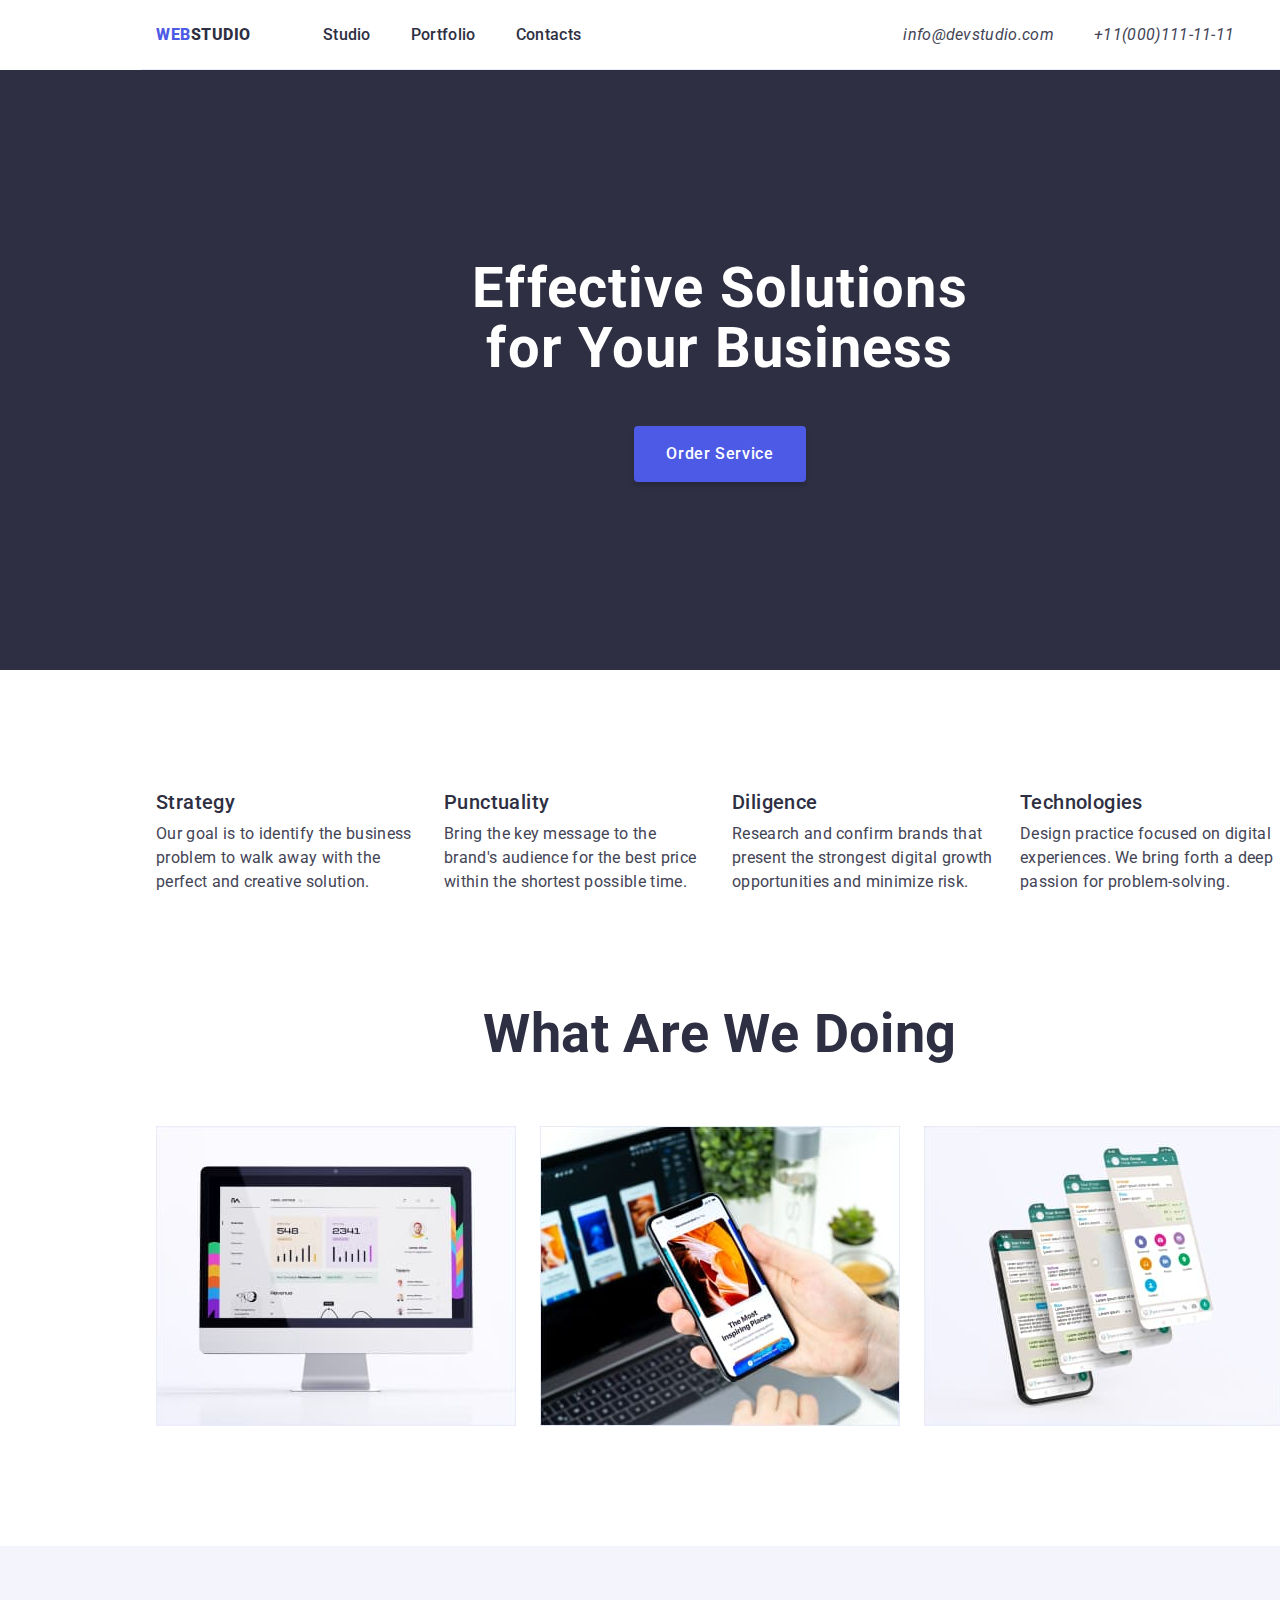
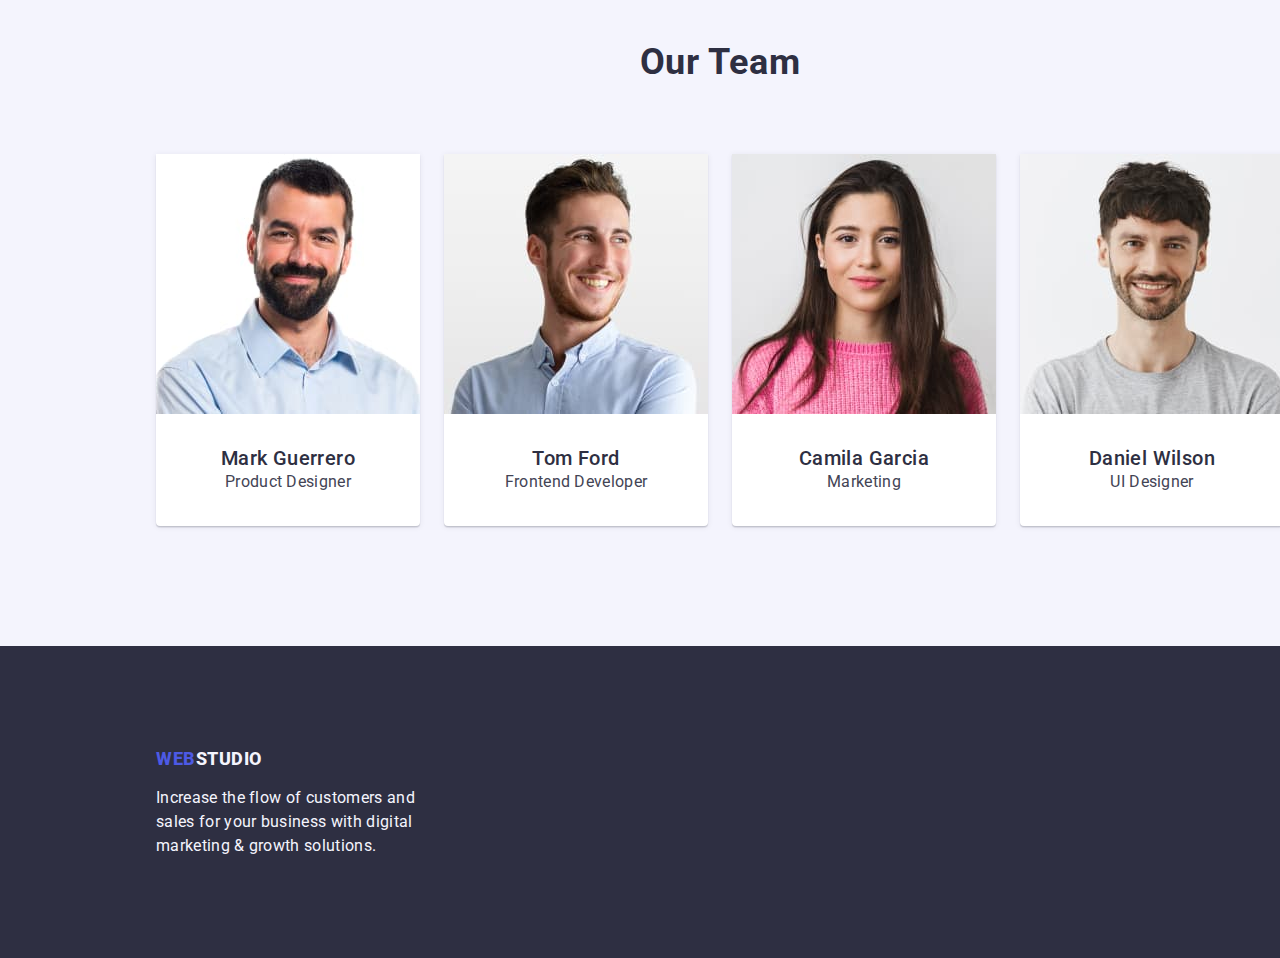
<file: index.html>
<!DOCTYPE html>
<html lang="en">
  <head>
    <meta charset="UTF-8">
    <meta name="viewport" content="width=device-width, initial-scale=1.0">
    <title>WebStudio</title>
    <link href="https://cdn.jsdelivr.net/npm/modern-normalize@2.0.0/modern-normalize.min.css" rel="stylesheet">
    <link rel="stylesheet" href="styles.css" />
    <link href="https://fonts.googleapis.com/css2?family=Raleway:wght@800&family=Roboto:wght@400;500;700;900&display=swap" rel="stylesheet">
</head>
  <body>
 <header class="header">
      <div class="conteiner header-information">
          <nav class="nav-header">
            <a href="./index.html" class="logo-top">
          <span class="logo-web">WEB</span><span class="logo-studio">STUDIO</span>
        </a>
        <ul class="menu-position">
          <li>
           <a href="./index.html" class="menu">Studio</a>
          </li>
          <li>
            <a href="./portfolio.html" class="menu">Portfolio</a>
          </li>
          <li>
            <a href="#" class="menu">Contacts</a>
          </li>
          </ul>
          </nav>
          <address>
            <ul class="contacts-position">
              <li>
                <a href="mailto:info@devstudio.com" class="contacts">
                  info@devstudio.com
                </a>
              </li>
              <li>
                <a href="tel:+11(000)111-11-11" class="contacts">
                  +11(000)111-11-11
                </a>
              </li>
            </ul>
          </address>
      </div>
    </div>
      </header>
    <main>
      <section class="hero">
        <div class="conteiner">
        <h1 class="page-title">
          Effective Solutions for Your Business
        </h1>
        <div class="button-index-position">
          <button class="button-index" type="button">Order Service
          </button>
          </div>
        </div>
    </section>
    <section class="subtitles-descriptions">
      <div class="section">
      <div class="conteiner">
        <ul class="subtitle-and-description-position">
          <li>
            <div class="subtitle">Strategy</div>
            <p div class="description">
              Our goal is to identify the business<br>
              problem to walk away with the<br>
              perfect and creative solution.
            </p>
          </li>
          <li>
            <div class="subtitle">Punctuality</div>
            <p class="description">
              Bring the key message to the<br>
              brand's audience for the best price<br>
              within the shortest possible time.
            </p>
          </li>
          <li>
            <div class="subtitle">Diligence</div>
            <p class="description">
              Research and confirm brands that<br>
              present the strongest digital growth<br>
              opportunities and minimize risk.
            </p>
          </li>
          <li>
            <div class="subtitle">Technologies</div>
            <p class="description">
              Design practice focused on digital<br>
              experiences. We bring forth a deep<br>
              passion for problem-solving.
            </p>
          </li>
        </ul>
      </div>
      </div>
    </section>
        <section class="section-what-are-we-doing">
          <div class="what-are-we-doing">
            <div class="conteiner">
        <h2 class="title-what-are-we-doing">
            What Are We Doing
        </h2>
        <ul class="images-what-are-we-doing-position">
          <li>
            <img
              class="images-what-are-we-doing"
              src="images/1computerscreen.jpg"
              alt="imac screen with statistics on it"
              width="360"
              height="300"/>
          </li>
          <li>
            <img
              class="images-what-are-we-doing"
              src="images/3phonescreen.jpg"
              alt="4 iphone screens with communicator open on each"/>
          </li>
          <li>
            <img
              class="images-what-are-we-doing"
              src="images/4phonescreen.jpg"
              alt="phone screen with open article on it"/>
          </li>
        </div>
      </div>
    </section>
        <section class="section-our-team">
          <div class="our-team">
          <div class="conteiner">
        <h3 class="title-our-team">
            Our Team
        </h3>
        <ul class="team-card-position">
          <li>
            <div class="team-card">
              <img
                class="team-img"
                src="images/man1.jpg"
                alt="smiling man with black hair and black beard wearing blue shirt"/>
              <figcaption class="team-description-box">
                <span class="team-names">Mark Guerrero</span>
                <span class="job-title">Product Designer</span>
              </figcaption>
            </div>
          </li>
          <li>
            <div class="team-card">
              <img
                class="team-img"
                src="images/man2.jpg"
                alt="smiling man with dark brown hair and beard wearing blue shirt looking to the side"/>
              <figcaption class="team-description-box">
                <span class="team-names">Tom Ford</span>
                <span class="job-title">Frontend Developer</span>
              </figcaption>
            </div>
          </li>
          <li>
            <div class="team-card">
              <img
                class="team-img"
                src="images/woman3.jpg"
                alt="smiling woman with long black hair wearing pink sweater"/>
              <figcaption class="team-description-box">
                <span class="team-names">Camila Garcia</span>
                <span class="job-title">Marketing</span>
              </figcaption>
            </div>
          </li>
          <li>
            <div class="team-card">
              <img
                class="team-img"
                src="images/man4.jpg"
                alt="smiling man with brown hair and brown beard wearing grey sweater"/>
              <figcaption class="team-description-box">
                <span class="team-names">Daniel Wilson</span>
                <span class="job-title">UI Designer</span>
              </figcaption>
            </div>
          </li>
        </ul>
      </div>        
        </div>
      </section>
    </main>
    <footer class="footer">
      <section > 
        <div conteiner>
        <div class="logo-footer">
        <a href="#">
          <span class="footer-logo-web">WEB</span><span class="footer-logo-studio">STUDIO</span>
      </a>
      </div>
        <div class="footer-text">
          Increase the flow of customers and sales for your business with
          digital marketing &amp; growth solutions.
        </div>
      </div>
    </section>
    </footer>
  </section>
  </body>
</html>
</file>
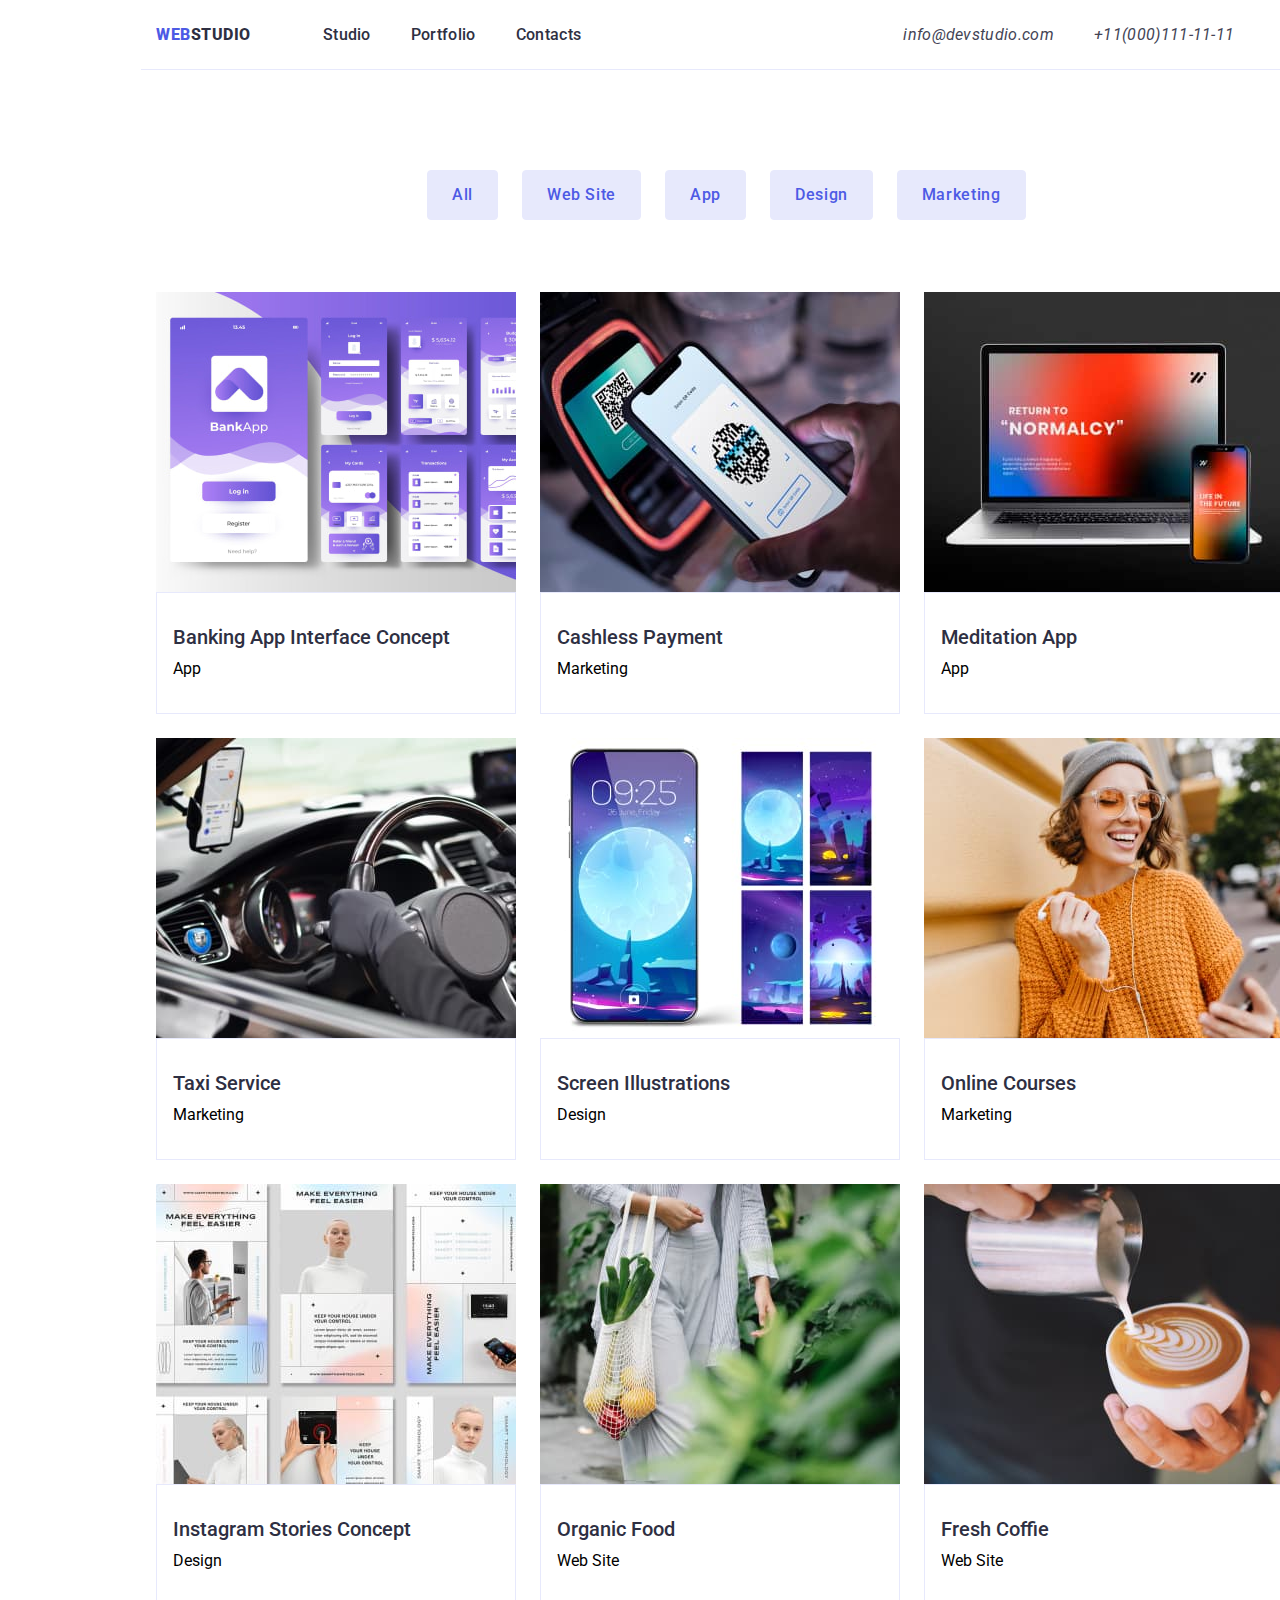
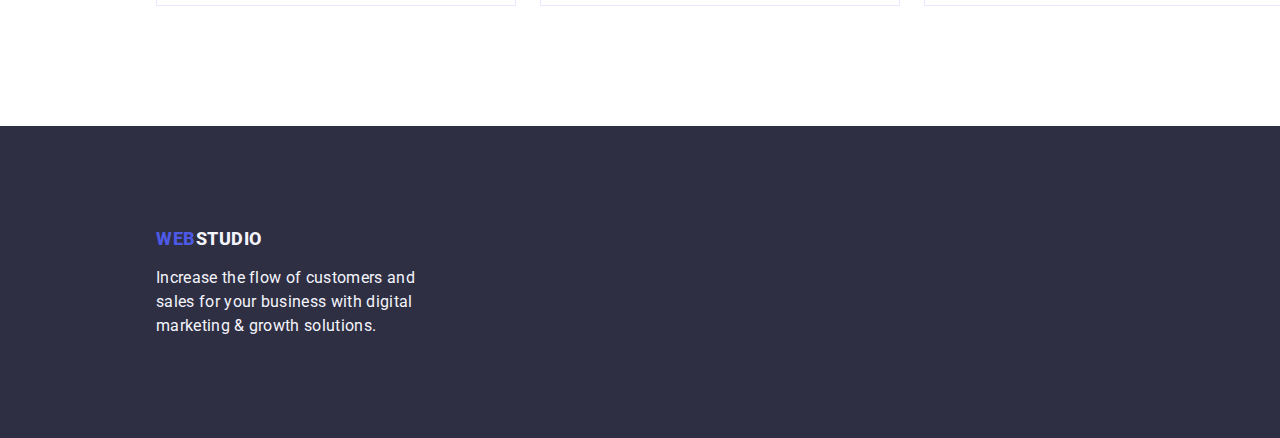
<file: portfolio.html>
<!DOCTYPE html>
<html lang="en">
  <head>
    <meta charset="UTF-8">
    <meta name="viewport" content="width=device-width, initial-scale=1.0">
    <title>WebStudio</title>
    <link href="https://cdn.jsdelivr.net/npm/modern-normalize@2.0.0/modern-normalize.min.css" rel="stylesheet">
    <link rel="stylesheet" href="styles.css" />
    <link href="https://fonts.googleapis.com/css2?family=Raleway:wght@800&family=Roboto:wght@400;500;700;900&display=swap" rel="stylesheet">
</head>
  <body>
    <header class="header">
      <div class="conteiner header-information">
          <nav class="nav-header">
            <a href="./index.html" class="logo-top">
          <span class="logo-web">WEB</span><span class="logo-studio">STUDIO</span>
        </a>
        <ul class="menu-position">
          <li>
           <a href="./index.html" class="menu">Studio</a>
          </li>
          <li>
            <a href="./portfolio.html" class="menu">Portfolio</a>
          </li>
          <li>
            <a href="#" class="menu">Contacts</a>
          </li>
          </ul>
          </nav>
          <address>
            <ul class="contacts-position">
              <li>
                <a href="mailto:info@devstudio.com" class="contacts">
                  info@devstudio.com
                </a>
              </li>
              <li>
                <a href="tel:+11(000)111-11-11" class="contacts">
                  +11(000)111-11-11
                </a>
              </li>
            </ul>
          </address>
      </div>
    </div>
      </header>
    <main>
    <section class="section-buttons-and-portfolio-card">
      <div class="conteiner">
      <ul class="buttons-position-portfolio">
        <li>
          <a href="https://www.google.com">
            <button class="button-portfolio" type="button">All</button>
          </a>
        </li>
        <li>
          <a href="https://www.google.com">
            <button class="button-portfolio" type="button">Web Site</button>
          </a>
        </li>
        <li>
          <a href="https://www.google.com">
            <button class="button-portfolio" type="button">App</button>
          </a>
        </li>
        <li>
          <a href="https://www.google.com">
            <button class="button-portfolio" type="button">Design</button>
          </a>
        </li>
        <li>
          <a href="https://www.google.com">
            <button class="button-portfolio" type="button">Marketing</button>
          </a>
        </li>
      </ul>
    </div>
      <ul class="img-position-portfolio">
        <li>
          <div class="img-title-description-box-portfolio">
          <img src="images/1img.jpg" alt="banking app featuers" class="img-portfolio"/>
          <div class="title-description-box-portfolio">
          <div class="portfolio-img-title">Banking App Interface Concept</div>
          <div class="portfolio-img-description">App</div>
          </div>
          </div>
        </li>
        <li>
          <div class="img-title-description-box-portfolio">
          <img
            src="images/2img.jpg"
            alt="Phone scanning QR code from another device" class="img-portfolio"/>
              <div class="title-description-box-portfolio">
              <div class="portfolio-img-title">Cashless Payment</div>
          <div class="portfolio-img-description">Marketing</div>
        </div>
          </div>
        </li>
        <li>
          <div class="img-title-description-box-portfolio">
          <img
            src="images/3img.jpg"
            alt="Computer and phone screen with showing app outlook" class="img-portfolio"/>
            <div class="title-description-box-portfolio">
            <div class="portfolio-img-title">Meditation App</div>
            <div class="portfolio-img-description">App</div>
          </div>
          </div>
        </li>
        <li>
          <div class="img-title-description-box-portfolio">
          <img src="images/4img.jpg" alt="Inside of the car" class="img-portfolio"/>
          <div class="title-description-box-portfolio">
          <div class="portfolio-img-title">Taxi Service</div>
          <div class="portfolio-img-description">Marketing</div>
          </div>
          </div>
        </li>
        <li>
          <div class="img-title-description-box-portfolio">
          <img src="images/5img.jpg" alt="Phone screen with ilustration on it" class="img-portfolio"/>
          <div class="title-description-box-portfolio">
          <div class="portfolio-img-title">Screen Illustrations</div>
          <div class="portfolio-img-description">Design</div>
          </div>
          </div>
        </li>
        <li>
          <div class="img-title-description-box-portfolio">
          <img
            src="images/6img.jpg"
            alt="Smiling girl wearing sunglasses and earphones" class="img-portfolio"/>
            <div class="title-description-box-portfolio">
            <div class="portfolio-img-title">Online Courses</div>
          <div class="portfolio-img-description">Marketing</div>
            </div>
          </div>
        </li>
        <li>
          <div class="img-title-description-box-portfolio">
          <img src="images/7img.jpg" alt="Stories templates" class="img-portfolio"/>
          <div class="title-description-box-portfolio">
          <div class="portfolio-img-title">Instagram Stories Concept</div>
          <div class="portfolio-img-description">Design</div>
          </div>
          </div>
        </li>
        <li>
          <div class="img-title-description-box-portfolio">
          <img src="images/8img.jpg" alt="Woman carrying groceries" class="img-portfolio"/>
          <div class="title-description-box-portfolio">
          <div class="portfolio-img-title">Organic Food</div>
          <div class="portfolio-img-description">Web Site</div>
        </div>
          </div>
        </li>
        <li>
          <div class="img-title-description-box-portfolio">
          <img
            src="images/9img.jpg"
            alt="Barrista making patterns with milk on coffie" class="img-portfolio"/>
            <div class="title-description-box-portfolio">
            <div class="portfolio-img-title">Fresh Coffie</div>
          <div class="portfolio-img-description">Web Site</div>
          </div>
          </div>
        </li>
      </ul>
      </div>
    </div>
    </section>
  </main>
  <footer>
    <section class="footer"> 
      <div conteiner>
      <div class="logo-footer">
      <a href="#">
        <span class="footer-logo-web">WEB</span><span class="footer-logo-studio">STUDIO</span>
    </a>
    </div>
      <div class="footer-text">
        Increase the flow of customers and sales for your business with
        digital marketing &amp; growth solutions.
      </div>
    </div>
  </section>
  </footer>
  </body>
</html>
</file>
<file: styles.css>
* {
  margin: 0;
  padding: 0;
  box-sizing: border-box;
}
article, aside, details, figcaption, figure, 
footer, header, hgroup, menu, nav, section {
	display: block;
}
body {
	line-height: 1;
}
ol, ul {
	list-style: none;
}
blockquote, q {
	quotes: none;
}
blockquote:before, blockquote:after,
q:before, q:after {
	content: '';
	content: none;
}
table {
	border-collapse: collapse;
	border-spacing: 0;
}
:root {
  --brand-color: #2e2f42;
  --color-iris: #4d5ae5;
  --color-cloud: #f4f4fd;
  --color-ocean: #404bbf;
  --color-cornflower: #e7e9fc;
  --color-slate: #434455;
  --color-white: #ffffff;
  --main-font-style: Roboto;
  --second-font-style: Raleway;
}
*,
*::before,
*::after
{
  box-sizing: border-box;
}
body {
  font-family: var(--main-font-style);
  background-color: var(--color-white);
  width: 1440px;
  margin: auto;
}
h1,
h3,
h4,
h5,
h6
{
margin: 0;
}
img
{
  display: block;
  max-width: 100%;
  height: auto;
}
button
{
  cursor: pointer;
  border: none;
  border-radius: 4px;
}
ul,
ol
{
  list-style: none;
  margin: 0;
  padding-left: 0;
}
a
{
  text-decoration: none;
}
.conteiner
{
  width: 1158px;
  margin: 0 auto;
  padding: 0 15px;
}
.section {
  padding: 120px 0px;
}
.header
{
  background: var(--color-white); 
}
.header-information {
  display: flex;
  gap: 322px;
  align-items: center;
  border-bottom: 1px solid var(--color-cornflower);
}
.logo-top {
  padding: 24px 0;
}
.logo-web {
  color: var(--color-iris);
  font-size: 18px;
  font: var(--second-font-style);
  font-weight: 800;
  line-height: 21px;
  letter-spacing: 0.54px;
}
.logo-studio {
  color: var(--brand-color);
  font-size: 18px;
  font: var(--second-font-style);
  font-weight: 800;
  line-height: 21px;
  letter-spacing: 0.54px;
}
.nav-header {
  display: flex;
  gap: 72px;
  align-items: center;
}
.menu-position {
  list-style: none;
  display: flex;
  gap: 40px;
}
.menu {
  color: var(--brand-color);
  font-size: 16px;
  font-weight: 500;
  line-height: 24px;
  letter-spacing: 0.32px;
  display: flex;
  gap: 40px;
}
.contacts-position {
  list-style: none;
  display: flex;
  gap: 40px;
}
.contacts {
  color: var(--color-slate);
  font-size: 16px;
  font-weight: 400;
  line-height: 24px;
  letter-spacing: 0.32px;;
  }
  .hero {
  clear: both;
  background: var(--brand-color);
  padding: 188px 0;
  text-align: center;
  }
.page-title {
  color: var(--color-white);
  font-size: 56px;
  font-weight: 700;
  line-height: 60px;
  letter-spacing: 1.12px;
  max-width: 496px;
  margin: 0 auto;
  margin-bottom: 48px;
}
.button-index {
  color: var(--color-white);
  background: var(--color-iris); 
  font-size: 16px;
  font-weight: 500;
  line-height: 24px;
  letter-spacing: 0.64px;
  padding: 16px 32px;
  border-radius: 4px;
  box-shadow: 0px 4px 4px 0px rgba(0, 0, 0, 0.15);
}
.subtitles-and-descriptions {
  padding-top: 120px;
}
.subtitle-and-description-position {  
  display: flex;
  gap: 24px;
  max-width: 1128px;
  margin-left: auto;
  margin-right: auto;
}
.subtitle {
  color: var(--brand-color);
  font-size: 20px;
  font-weight: 500;
  line-height: 24px;
  letter-spacing: 0.4px;
  height: 24px;
  width: 264px;
  margin-bottom: 8px;
}
.description {
  color: var(--color-slate);
  font-size: 16px;
  font-weight: 400;
  line-height: 24px;
  letter-spacing: 0.32px;
}
.section-what-are-we-doing {
  color: var(--brand-color);
  font-size: 36px;
  font-weight: 700;
  line-height: 40px;
  letter-spacing: 0.72px;
  text-align: center;
}
.what-are-we-doing {
  padding-bottom: 120px;
}
.title-what-are-we-doing {
  margin-bottom: 72px;
}
.images-what-are-we-doing-position
{
 display: flex;
 gap: 24px;
 justify-content: center;
}
.images-what-are-we-doing {
  width: 360px;
}
.section-our-team
{
  background-color: var(--color-cloud);
}
.our-team {
  padding-top: 96px; padding-bottom: 120px;
}
.title-our-team
{
  color: var(--brand-color);
  font-size: 36px;
  font-weight: 700;
  line-height: 40px;
  letter-spacing: 0.72px;
  text-align: center;
}
.team-card-position
{
  display: flex;
  gap: 24px;
  justify-content: center;
  margin-top: 72px;
}
.team-card {
  display: inline-flex;
  padding-bottom: 0px;
  flex-direction: column;
  justify-content: center;
  align-items: center;
  border-radius: 0px 0px 4px 4px;
  background: var(--white, #FFF);
  box-shadow: 0px 2px 1px 0px rgba(46, 47, 66, 0.08), 0px 1px 1px 0px rgba(46, 47, 66, 0.16), 0px 1px 6px 0px rgba(46, 47, 66, 0.08);
}
.team-img {
  width: 264px;
  height: 260px;
}
.team-description-box {
  display: flex;
  width: 232px;
  flex-direction: column;
  padding-top: 32px;
}
.team-names {
  color: var(--brand-color);
  text-align: center;
  font-size: 20px;
  font-weight: 500;
  line-height: 24px;
  letter-spacing: 0.4px;
}
.job-title {
  color: var(--color-slate);
  text-align: center;
  font-size: 16px;
  font-weight: 400;
  line-height: 24px;
  letter-spacing: 0.32px;
  padding-bottom: 32px;
}
.footer {
  background: var(--brand-color);
}
.logo-footer{
  padding-top: 101.5px;
  padding-left: 156px;
  margin-bottom: 17.5px;
}
.footer-logo-web {
  color:var(--color-iris);
  font: var(--second-font-style);
  font-size: 18px;
  font-weight: 800;
  line-height: 21px;
  letter-spacing: 0.54px;
}
.footer-logo-studio {
  color: var(--color-cloud);
  font: var(--second-font-style);
  font-size: 18px;
  font-weight: 800;
  line-height: 21px;
  letter-spacing: 0.54px;
}
.footer-text {
  color: var(--color-cloud);
  font-weight: 400;
  line-height: 24px;
  letter-spacing: 0.32px;
  width: 264px;
  padding-bottom: 100px;
  margin-left: 156px; 
}
.section-buttons-and-portfolio-card {
  background: var(--color-white);
  padding-top: 100px;
  padding-bottom: 120px;
}
.buttons-position-portfolio
{
display: flex;
gap: 24px;
max-width: 586px;
margin: 0 auto;
margin-bottom: 72px;
}
.button-portfolio
{
  color: var(--color-iris);
  background: var(--color-cornflower);
  text-align: center;
  font-size: 16px;
  font-weight: 500;
  line-height: 24px; /* 150% */
  letter-spacing: 0.64px;
  align-items: flex-start;
  display: flex;
  padding: 12px 24px;
  justify-content: center;
  align-items: center;
  border-radius: 4px;
  border: 1px solid var(--color-cornflower);
  white-space: nowrap;
}
.button-portfolio:hover {
  color: var(--color-white);
  background: var(--color-ocean);
  cursor: pointer;
}
.img-position-portfolio {
  max-width: 1128px;
  flex-wrap: wrap;
  display: flex;
  row-gap: 24px;
  column-gap: 24px;
  margin: 0 auto;
}
.img-portfolio {
  width: 360px;
  height: 300px;
}
.img-title-description-box-portfolio {
  width: 360px;
}
.portfolio-img-title {
  font-size: 20px;
  font-weight: 500;
  line-height: 24px;
  color: var(--brand-color);
  padding-left: 16px;
  padding-bottom: 8px;
}
.portfolio-img-description {
  font-size: 16px;
  font-weight: 400;
  line-height: 24px;
  padding-left: 16px;
}
.title-description-box-portfolio {
padding-top: 32px;
padding-bottom: 32px;
border: 1px solid #E7E9FC
}
</file>
